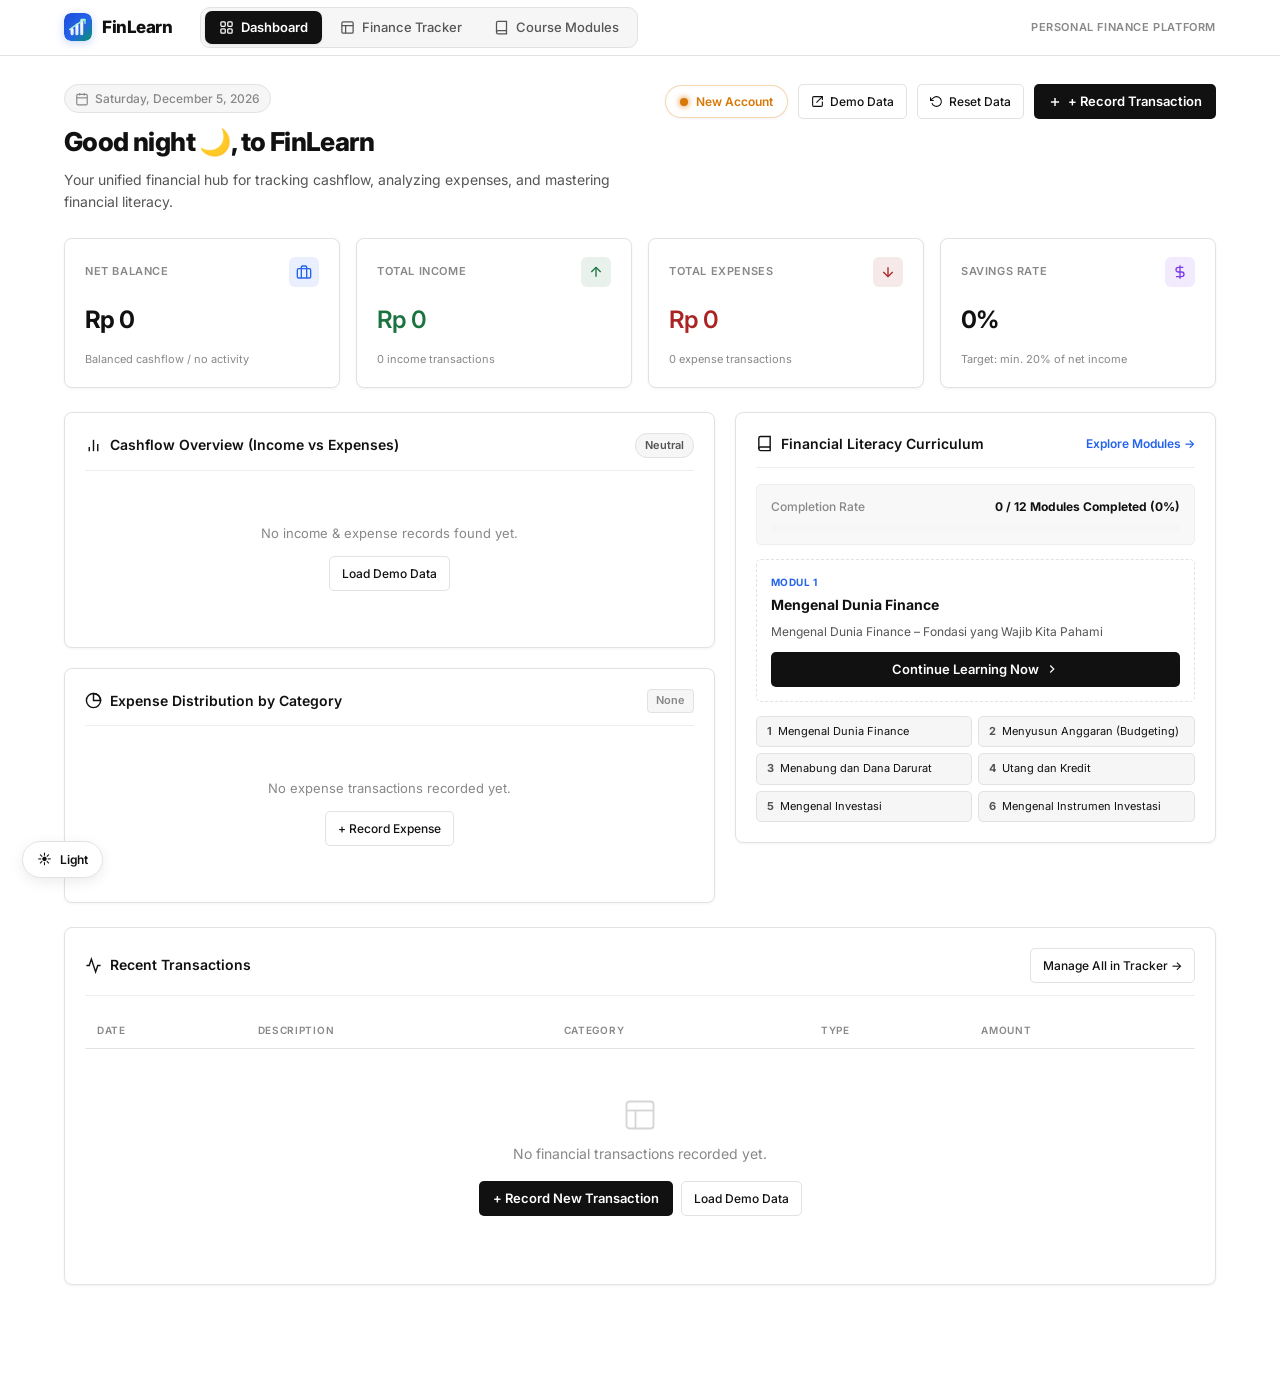
<file: index.html>
<!DOCTYPE html>
<html lang="en" data-theme="light">
<head>
  <meta charset="UTF-8" />
  <meta name="viewport" content="width=device-width, initial-scale=1.0" />
  <title>FinLearn — Personal Finance & Learning Dashboard</title>
  <link rel="icon" type="image/svg+xml" href="assets/favicon.svg" />
  <link rel="apple-touch-icon" href="assets/favicon.svg" />
  <link rel="preconnect" href="https://fonts.googleapis.com" />
  <link href="https://fonts.googleapis.com/css2?family=Inter:wght@300;400;500;600;700;800&display=swap" rel="stylesheet" />
  <link rel="stylesheet" href="css/style.css" />
</head>
<body data-page="dashboard">

  <!-- TOPBAR NAVBAR -->
  <header class="topbar">
    <div class="topbar-container">
      <div class="topbar-left">
        <a href="index.html" class="brand" title="FinLearn Home">
          <img src="assets/favicon.svg" alt="FinLearn Logo" class="brand-icon" />
          <span class="brand-name">FinLearn</span>
        </a>

        <!-- NAVBAR DIRECT ACCESS -->
        <nav class="navbar-nav">
          <a href="index.html" class="nav-link active" id="navDashboard">
            <svg width="15" height="15" viewBox="0 0 24 24" fill="none" stroke="currentColor" stroke-width="2">
              <rect x="3" y="3" width="7" height="7" rx="1.5"/>
              <rect x="14" y="3" width="7" height="7" rx="1.5"/>
              <rect x="14" y="14" width="7" height="7" rx="1.5"/>
              <rect x="3" y="14" width="7" height="7" rx="1.5"/>
            </svg>
            <span class="nav-text">Dashboard</span>
          </a>
          <a href="keuangan.html" class="nav-link" id="navKeuangan">
            <svg width="15" height="15" viewBox="0 0 24 24" fill="none" stroke="currentColor" stroke-width="2">
              <rect x="3" y="3" width="18" height="18" rx="2"/>
              <line x1="3" y1="9" x2="21" y2="9"/>
              <line x1="9" y1="21" x2="9" y2="9"/>
            </svg>
            <span class="nav-text">Finance Tracker</span>
          </a>
          <a href="materi.html" class="nav-link" id="navMateri">
            <svg width="15" height="15" viewBox="0 0 24 24" fill="none" stroke="currentColor" stroke-width="2">
              <path d="M4 19.5A2.5 2.5 0 0 1 6.5 17H20"/>
              <path d="M6.5 2H20v20H6.5A2.5 2.5 0 0 1 4 19.5v-15A2.5 2.5 0 0 1 6.5 2z"/>
            </svg>
            <span class="nav-text">Course Modules</span>
          </a>
        </nav>
      </div>

      <div class="topbar-right">
        <span class="topbar-tagline">Personal Finance Platform</span>
      </div>
    </div>
  </header>

  <!-- DASHBOARD CONTAINER -->
  <main class="dashboard-container">

    <!-- WELCOME / HERO HEADER -->
    <header class="dash-welcome-header">
      <div class="dash-welcome-text">
        <div class="dash-date-badge" id="dashDateBadge">
          <svg width="14" height="14" viewBox="0 0 24 24" fill="none" stroke="currentColor" stroke-width="2">
            <rect x="3" y="4" width="18" height="18" rx="2" ry="2"/>
            <line x1="16" y1="2" x2="16" y2="6"/>
            <line x1="8" y1="2" x2="8" y2="6"/>
            <line x1="3" y1="10" x2="21" y2="10"/>
          </svg>
          <span id="currentDateStr">-</span>
        </div>
        <h1 id="dashGreeting">Welcome to FinLearn</h1>
        <p>Your unified financial hub for tracking cashflow, analyzing expenses, and mastering financial literacy.</p>
      </div>

      <div class="dash-welcome-actions">
        <div class="health-chip" id="healthChip">
          <span class="health-dot"></span>
          <span id="healthChipText">Stable Cashflow</span>
        </div>

        <button class="btn-outline-sm" id="btnSampleData" onclick="handleLoadSampleData()" title="Load realistic demo transactions to explore charts and insights">
          <svg width="13" height="13" viewBox="0 0 24 24" fill="none" stroke="currentColor" stroke-width="2">
            <path d="M21 12v7a2 2 0 0 1-2 2H5a2 2 0 0 1-2-2V5a2 2 0 0 1 2-2h11"/>
            <polyline points="15 3 21 3 21 9"/>
            <line x1="10" y1="14" x2="21" y2="3"/>
          </svg>
          Demo Data
        </button>

        <button class="btn-outline-sm btn-reset-data" id="btnResetData" onclick="handleResetData()" title="Reset data to a clean slate">
          <svg width="13" height="13" viewBox="0 0 24 24" fill="none" stroke="currentColor" stroke-width="2">
            <polyline points="1 4 1 10 7 10"/>
            <path d="M3.51 15a9 9 0 1 0 2.13-9.36L1 10"/>
          </svg>
          Reset Data
        </button>

        <a href="keuangan.html" class="btn-primary-sm">
          <svg width="14" height="14" viewBox="0 0 24 24" fill="none" stroke="currentColor" stroke-width="2.5">
            <line x1="12" y1="5" x2="12" y2="19"/>
            <line x1="5" y1="12" x2="19" y2="12"/>
          </svg>
          + Record Transaction
        </a>
      </div>
    </header>

    <!-- 4 STAT CARDS GRID -->
    <section class="dash-stats-grid">
      <div class="stat-card balance">
        <div class="stat-card-header">
          <span class="stat-label">Net Balance</span>
          <div class="stat-icon-wrap icon-balance">
            <svg width="16" height="16" viewBox="0 0 24 24" fill="none" stroke="currentColor" stroke-width="2">
              <rect x="2" y="7" width="20" height="14" rx="2" ry="2"/>
              <path d="M16 21V5a2 2 0 0 0-2-2h-4a2 2 0 0 0-2 2v16"/>
            </svg>
          </div>
        </div>
        <div class="stat-amount" id="dashStatBalance">Rp 0</div>
        <div class="stat-footer-text" id="dashStatBalanceSub">Ready for allocation</div>
      </div>

      <div class="stat-card income">
        <div class="stat-card-header">
          <span class="stat-label">Total Income</span>
          <div class="stat-icon-wrap icon-income">
            <svg width="16" height="16" viewBox="0 0 24 24" fill="none" stroke="currentColor" stroke-width="2">
              <line x1="12" y1="19" x2="12" y2="5"/>
              <polyline points="5 12 12 5 19 12"/>
            </svg>
          </div>
        </div>
        <div class="stat-amount amount-income" id="dashStatIncome">Rp 0</div>
        <div class="stat-footer-text" id="dashStatIncomeCount">0 income transactions</div>
      </div>

      <div class="stat-card expense">
        <div class="stat-card-header">
          <span class="stat-label">Total Expenses</span>
          <div class="stat-icon-wrap icon-expense">
            <svg width="16" height="16" viewBox="0 0 24 24" fill="none" stroke="currentColor" stroke-width="2">
              <line x1="12" y1="5" x2="12" y2="19"/>
              <polyline points="19 12 12 19 5 12"/>
            </svg>
          </div>
        </div>
        <div class="stat-amount amount-expense" id="dashStatExpense">Rp 0</div>
        <div class="stat-footer-text" id="dashStatExpenseCount">0 expense transactions</div>
      </div>

      <div class="stat-card savings">
        <div class="stat-card-header">
          <span class="stat-label">Savings Rate</span>
          <div class="stat-icon-wrap icon-savings">
            <svg width="16" height="16" viewBox="0 0 24 24" fill="none" stroke="currentColor" stroke-width="2">
              <path d="M12 2v20M17 5H9.5a3.5 3.5 0 0 0 0 7h5a3.5 3.5 0 0 1 0 7H6"/>
            </svg>
          </div>
        </div>
        <div class="stat-amount" id="dashStatSavings">0%</div>
        <div class="stat-footer-text" id="dashStatSavingsSub">Target: min. 20%</div>
      </div>
    </section>

    <!-- MAIN TWO-COLUMN DASHBOARD LAYOUT -->
    <div class="dash-columns-grid">

      <!-- LEFT COLUMN: VISUAL CHARTS -->
      <div class="dash-col-left">

        <!-- CASHFLOW COMPARISON BAR CHART CARD -->
        <section class="dash-card">
          <div class="dash-card-header">
            <div class="dash-card-title">
              <svg width="17" height="17" viewBox="0 0 24 24" fill="none" stroke="currentColor" stroke-width="2">
                <line x1="18" y1="20" x2="18" y2="10"/>
                <line x1="12" y1="20" x2="12" y2="4"/>
                <line x1="6" y1="20" x2="6" y2="14"/>
              </svg>
              <span>Cashflow Overview (Income vs Expenses)</span>
            </div>
            <span class="badge-pill" id="cashflowStatusBadge">Net Surplus</span>
          </div>

          <div class="dash-card-body">
            <div id="cashflowChartContainer" class="cashflow-chart-container">
              <!-- Rendered dynamically by JS -->
            </div>
          </div>
        </section>

        <!-- CATEGORY EXPENSES BREAKDOWN CARD -->
        <section class="dash-card">
          <div class="dash-card-header">
            <div class="dash-card-title">
              <svg width="17" height="17" viewBox="0 0 24 24" fill="none" stroke="currentColor" stroke-width="2">
                <circle cx="12" cy="12" r="10"/>
                <path d="M12 2a10 10 0 0 1 10 10h-10z"/>
              </svg>
              <span>Expense Distribution by Category</span>
            </div>
            <span class="sub-badge" id="topCategoryBadge">-</span>
          </div>

          <div class="dash-card-body">
            <div id="categoryBreakdownContainer" class="category-breakdown-wrapper">
              <!-- Rendered dynamically by JS -->
            </div>
          </div>
        </section>

      </div>

      <!-- RIGHT COLUMN: LEARNING MODULES & FINANCIAL INSIGHT -->
      <div class="dash-col-right">

        <!-- COURSE PROGRESS WIDGET -->
        <section class="dash-card">
          <div class="dash-card-header">
            <div class="dash-card-title">
              <svg width="17" height="17" viewBox="0 0 24 24" fill="none" stroke="currentColor" stroke-width="2">
                <path d="M4 19.5A2.5 2.5 0 0 1 6.5 17H20"/>
                <path d="M6.5 2H20v20H6.5A2.5 2.5 0 0 1 4 19.5v-15A2.5 2.5 0 0 1 6.5 2z"/>
              </svg>
              <span>Financial Literacy Curriculum</span>
            </div>
            <a href="materi.html" class="card-link">Explore Modules →</a>
          </div>

          <div class="dash-card-body">
            <div class="learning-progress-box">
              <div class="learning-progress-top">
                <span class="learning-stat-title">Completion Rate</span>
                <span class="learning-stat-val" id="dashLearnProgressText">0 / 12 Modules (0%)</span>
              </div>
              <div class="progress-bar-bg">
                <div class="progress-bar-fill" id="dashLearnProgressBar" style="width: 0%;"></div>
              </div>
            </div>

            <!-- NEXT RECOMMENDED MODULE BOX -->
            <div class="next-mod-preview" id="dashNextModuleBox">
              <div class="next-mod-tag" id="dashNextModTag">MODULE 1</div>
              <h3 class="next-mod-title" id="dashNextModTitle">Introduction to Finance</h3>
              <p class="next-mod-desc" id="dashNextModDesc">Learn the critical foundations of cash inflows, assets vs liabilities, and sound financial decision making.</p>
              <a href="materi.html" id="dashBtnContinueLearn" class="btn-primary-sm full-w">
                Continue Learning Now
                <svg width="14" height="14" viewBox="0 0 24 24" fill="none" stroke="currentColor" stroke-width="2">
                  <polyline points="9 18 15 12 9 6"/>
                </svg>
              </a>
            </div>

            <!-- MINI MODULES ROADMAP -->
            <div class="mod-quick-roadmap" id="dashModQuickRoadmap">
              <!-- Rendered by JS -->
            </div>
          </div>
        </section>

      </div>

    </div>

    <!-- RECENT TRANSACTIONS TABLE SECTION -->
    <section class="dash-card recent-tx-section">
      <div class="dash-card-header">
        <div class="dash-card-title">
          <svg width="17" height="17" viewBox="0 0 24 24" fill="none" stroke="currentColor" stroke-width="2">
            <polyline points="22 12 18 12 15 21 9 3 6 12 2 12"/>
          </svg>
          <span>Recent Transactions</span>
        </div>
        <div class="dash-header-right">
          <a href="keuangan.html" class="btn-outline-sm">Manage All in Tracker →</a>
        </div>
      </div>

      <div class="table-responsive">
        <table class="data-table">
          <thead>
            <tr>
              <th>Date</th>
              <th>Description</th>
              <th>Category</th>
              <th>Type</th>
              <th>Amount</th>
            </tr>
          </thead>
          <tbody id="dashTxTableBody">
            <!-- Rendered by JS -->
          </tbody>
        </table>

        <div class="table-empty-state" id="dashTableEmptyState" style="display: none;">
          <svg width="36" height="36" viewBox="0 0 24 24" fill="none" stroke="currentColor" stroke-width="1.2">
            <rect x="3" y="3" width="18" height="18" rx="2"/>
            <line x1="3" y1="9" x2="21" y2="9"/>
            <line x1="9" y1="21" x2="9" y2="9"/>
          </svg>
          <p>No financial transactions recorded yet.</p>
          <div class="empty-btn-group">
            <a href="keuangan.html" class="btn-primary-sm">+ Record New Transaction</a>
            <button class="btn-outline-sm" onclick="handleLoadSampleData()">Load Demo Data</button>
          </div>
        </div>
      </div>
    </section>

  </main>

  <!-- FLOATING THEME TOGGLE (BOTTOM-LEFT) -->
  <button class="floating-theme-toggle" id="floatingThemeToggle" onclick="toggleTheme()" title="Switch Light/Dark Mode" aria-label="Toggle Theme">
    <span class="theme-icon" id="themeIcon">☀️</span>
    <span class="theme-label" id="themeLabel">Light</span>
  </button>

  <!-- SCRIPTS -->
  <script src="js/materi_data.js"></script>
  <script src="js/app.js"></script>
</body>
</html>
</file>
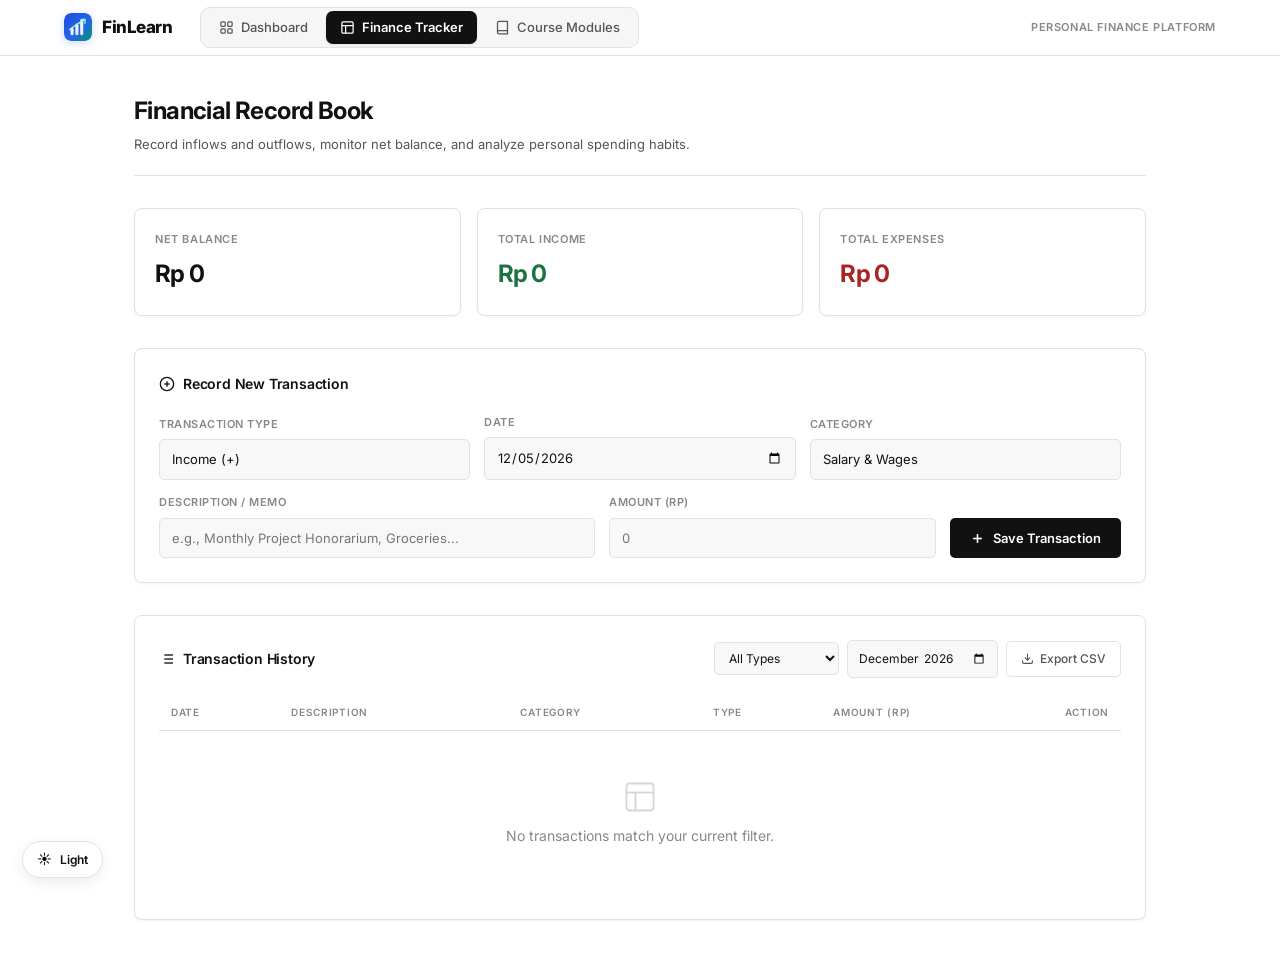
<file: keuangan.html>
<!DOCTYPE html>
<html lang="en" data-theme="light">
<head>
  <meta charset="UTF-8" />
  <meta name="viewport" content="width=device-width, initial-scale=1.0" />
  <title>FinLearn — Finance Tracker & Cashflow Book</title>
  <link rel="icon" type="image/svg+xml" href="assets/favicon.svg" />
  <link rel="apple-touch-icon" href="assets/favicon.svg" />
  <link rel="preconnect" href="https://fonts.googleapis.com" />
  <link href="https://fonts.googleapis.com/css2?family=Inter:wght@300;400;500;600;700;800&display=swap" rel="stylesheet" />
  <link rel="stylesheet" href="css/style.css" />
</head>
<body data-page="keuangan">

  <!-- TOPBAR NAVBAR -->
  <header class="topbar">
    <div class="topbar-container">
      <div class="topbar-left">
        <a href="index.html" class="brand" title="FinLearn Home">
          <img src="assets/favicon.svg" alt="FinLearn Logo" class="brand-icon" />
          <span class="brand-name">FinLearn</span>
        </a>

        <!-- NAVBAR DIRECT ACCESS -->
        <nav class="navbar-nav">
          <a href="index.html" class="nav-link" id="navDashboard">
            <svg width="15" height="15" viewBox="0 0 24 24" fill="none" stroke="currentColor" stroke-width="2">
              <rect x="3" y="3" width="7" height="7" rx="1.5"/>
              <rect x="14" y="3" width="7" height="7" rx="1.5"/>
              <rect x="14" y="14" width="7" height="7" rx="1.5"/>
              <rect x="3" y="14" width="7" height="7" rx="1.5"/>
            </svg>
            <span class="nav-text">Dashboard</span>
          </a>
          <a href="keuangan.html" class="nav-link active" id="navKeuangan">
            <svg width="15" height="15" viewBox="0 0 24 24" fill="none" stroke="currentColor" stroke-width="2">
              <rect x="3" y="3" width="18" height="18" rx="2"/>
              <line x1="3" y1="9" x2="21" y2="9"/>
              <line x1="9" y1="21" x2="9" y2="9"/>
            </svg>
            <span class="nav-text">Finance Tracker</span>
          </a>
          <a href="materi.html" class="nav-link" id="navMateri">
            <svg width="15" height="15" viewBox="0 0 24 24" fill="none" stroke="currentColor" stroke-width="2">
              <path d="M4 19.5A2.5 2.5 0 0 1 6.5 17H20"/>
              <path d="M6.5 2H20v20H6.5A2.5 2.5 0 0 1 4 19.5v-15A2.5 2.5 0 0 1 6.5 2z"/>
            </svg>
            <span class="nav-text">Course Modules</span>
          </a>
        </nav>
      </div>

      <div class="topbar-right">
        <span class="topbar-tagline">Personal Finance Platform</span>
      </div>
    </div>
  </header>

  <!-- FINANCE CONTAINER -->
  <main class="keuangan-container">

    <!-- PAGE HEADER -->
    <header class="page-header-keuangan">
      <div class="page-header-title">
        <h1>Financial Record Book</h1>
        <p>Record inflows and outflows, monitor net balance, and analyze personal spending habits.</p>
      </div>
    </header>

    <!-- 3 STAT CARDS -->
    <section class="summary-cards-grid">
      <div class="stat-card balance">
        <span class="stat-label">Net Balance</span>
        <span class="stat-amount" id="statBalance">Rp 0</span>
      </div>
      <div class="stat-card income">
        <span class="stat-label">Total Income</span>
        <span class="stat-amount" id="statIncome">Rp 0</span>
      </div>
      <div class="stat-card expense">
        <span class="stat-label">Total Expenses</span>
        <span class="stat-amount" id="statExpense">Rp 0</span>
      </div>
    </section>

    <!-- INPUT TRANSACTION FORM -->
    <section class="card-section">
      <h2 class="card-title">
        <svg width="16" height="16" viewBox="0 0 24 24" fill="none" stroke="currentColor" stroke-width="2"><circle cx="12" cy="12" r="10"/><line x1="12" y1="8" x2="12" y2="16"/><line x1="8" y1="12" x2="16" y2="12"/></svg>
        Record New Transaction
      </h2>

      <div class="form-grid">
        <div class="form-row">
          <div class="form-field">
            <label for="inputTxType">Transaction Type</label>
            <select id="inputTxType">
              <option value="income">Income (+)</option>
              <option value="expense">Expense (−)</option>
            </select>
          </div>

          <div class="form-field">
            <label for="inputTxDate">Date</label>
            <input type="date" id="inputTxDate" />
          </div>

          <div class="form-field">
            <label for="inputTxCategory">Category</label>
            <select id="inputTxCategory">
              <option value="Salary & Wages">Salary & Wages</option>
              <option value="Business & Freelance">Business & Freelance</option>
              <option value="Investments">Investments</option>
              <option value="Food & Dining">Food & Dining</option>
              <option value="Transportation">Transportation</option>
              <option value="Bills & Utilities">Bills & Utilities</option>
              <option value="Housing & Supplies">Housing & Supplies</option>
              <option value="Entertainment & Leisure">Entertainment & Leisure</option>
              <option value="Healthcare">Healthcare</option>
              <option value="Other">Other</option>
            </select>
          </div>
        </div>

        <div class="form-row">
          <div class="form-field flex-2">
            <label for="inputTxDesc">Description / Memo</label>
            <input type="text" id="inputTxDesc" placeholder="e.g., Monthly Project Honorarium, Groceries..." />
          </div>

          <div class="form-field flex-1-5">
            <label for="inputTxAmount">Amount (Rp)</label>
            <input type="text" inputmode="numeric" id="inputTxAmount" placeholder="0" autocomplete="off" />
          </div>

          <button class="btn-primary" onclick="handleAddTransaction()">
            <svg width="15" height="15" viewBox="0 0 24 24" fill="none" stroke="currentColor" stroke-width="2.5"><line x1="12" y1="5" x2="12" y2="19"/><line x1="5" y1="12" x2="19" y2="12"/></svg>
            Save Transaction
          </button>
        </div>
      </div>
    </section>

    <!-- TRANSACTION HISTORY TABLE -->
    <section class="card-section">
      <div class="table-header-bar">
        <h2 class="card-title">
          <svg width="16" height="16" viewBox="0 0 24 24" fill="none" stroke="currentColor" stroke-width="2"><line x1="8" y1="6" x2="21" y2="6"/><line x1="8" y1="12" x2="21" y2="12"/><line x1="8" y1="18" x2="21" y2="18"/><line x1="3" y1="6" x2="3.01" y2="6"/><line x1="3" y1="12" x2="3.01" y2="12"/><line x1="3" y1="18" x2="3.01" y2="18"/></svg>
          Transaction History
        </h2>

        <div class="filter-actions">
          <select id="filterType" onchange="renderTransactionsList()">
            <option value="all">All Types</option>
            <option value="income">Income Only</option>
            <option value="expense">Expenses Only</option>
          </select>

          <input type="month" id="filterMonth" onchange="renderTransactionsList()" />

          <button class="btn-outline" onclick="handleExportCSV()" title="Export Records to CSV File">
            <svg width="13" height="13" viewBox="0 0 24 24" fill="none" stroke="currentColor" stroke-width="2"><path d="M21 15v4a2 2 0 0 1-2 2H5a2 2 0 0 1-2-2v-4"/><polyline points="7 10 12 15 17 10"/><line x1="12" y1="15" x2="12" y2="3"/></svg>
            Export CSV
          </button>
        </div>
      </div>

      <div class="table-responsive">
        <table class="data-table">
          <thead>
            <tr>
              <th>Date</th>
              <th>Description</th>
              <th>Category</th>
              <th>Type</th>
              <th>Amount (Rp)</th>
              <th style="width: 44px; text-align: center;">Action</th>
            </tr>
          </thead>
          <tbody id="txTableBody">
            <!-- Rendered by JS -->
          </tbody>
        </table>

        <div class="table-empty-state" id="tableEmptyState" style="display: none;">
          <svg width="36" height="36" viewBox="0 0 24 24" fill="none" stroke="currentColor" stroke-width="1.2"><rect x="3" y="3" width="18" height="18" rx="2"/><line x1="3" y1="9" x2="21" y2="9"/><line x1="9" y1="21" x2="9" y2="9"/></svg>
          <p>No transactions match your current filter.</p>
        </div>
      </div>
    </section>

  </main>

  <!-- FLOATING THEME TOGGLE (BOTTOM-LEFT) -->
  <button class="floating-theme-toggle" id="floatingThemeToggle" onclick="toggleTheme()" title="Switch Light/Dark Mode" aria-label="Toggle Theme">
    <span class="theme-icon" id="themeIcon">☀️</span>
    <span class="theme-label" id="themeLabel">Light</span>
  </button>

  <script src="js/app.js"></script>
</body>
</html>
</file>
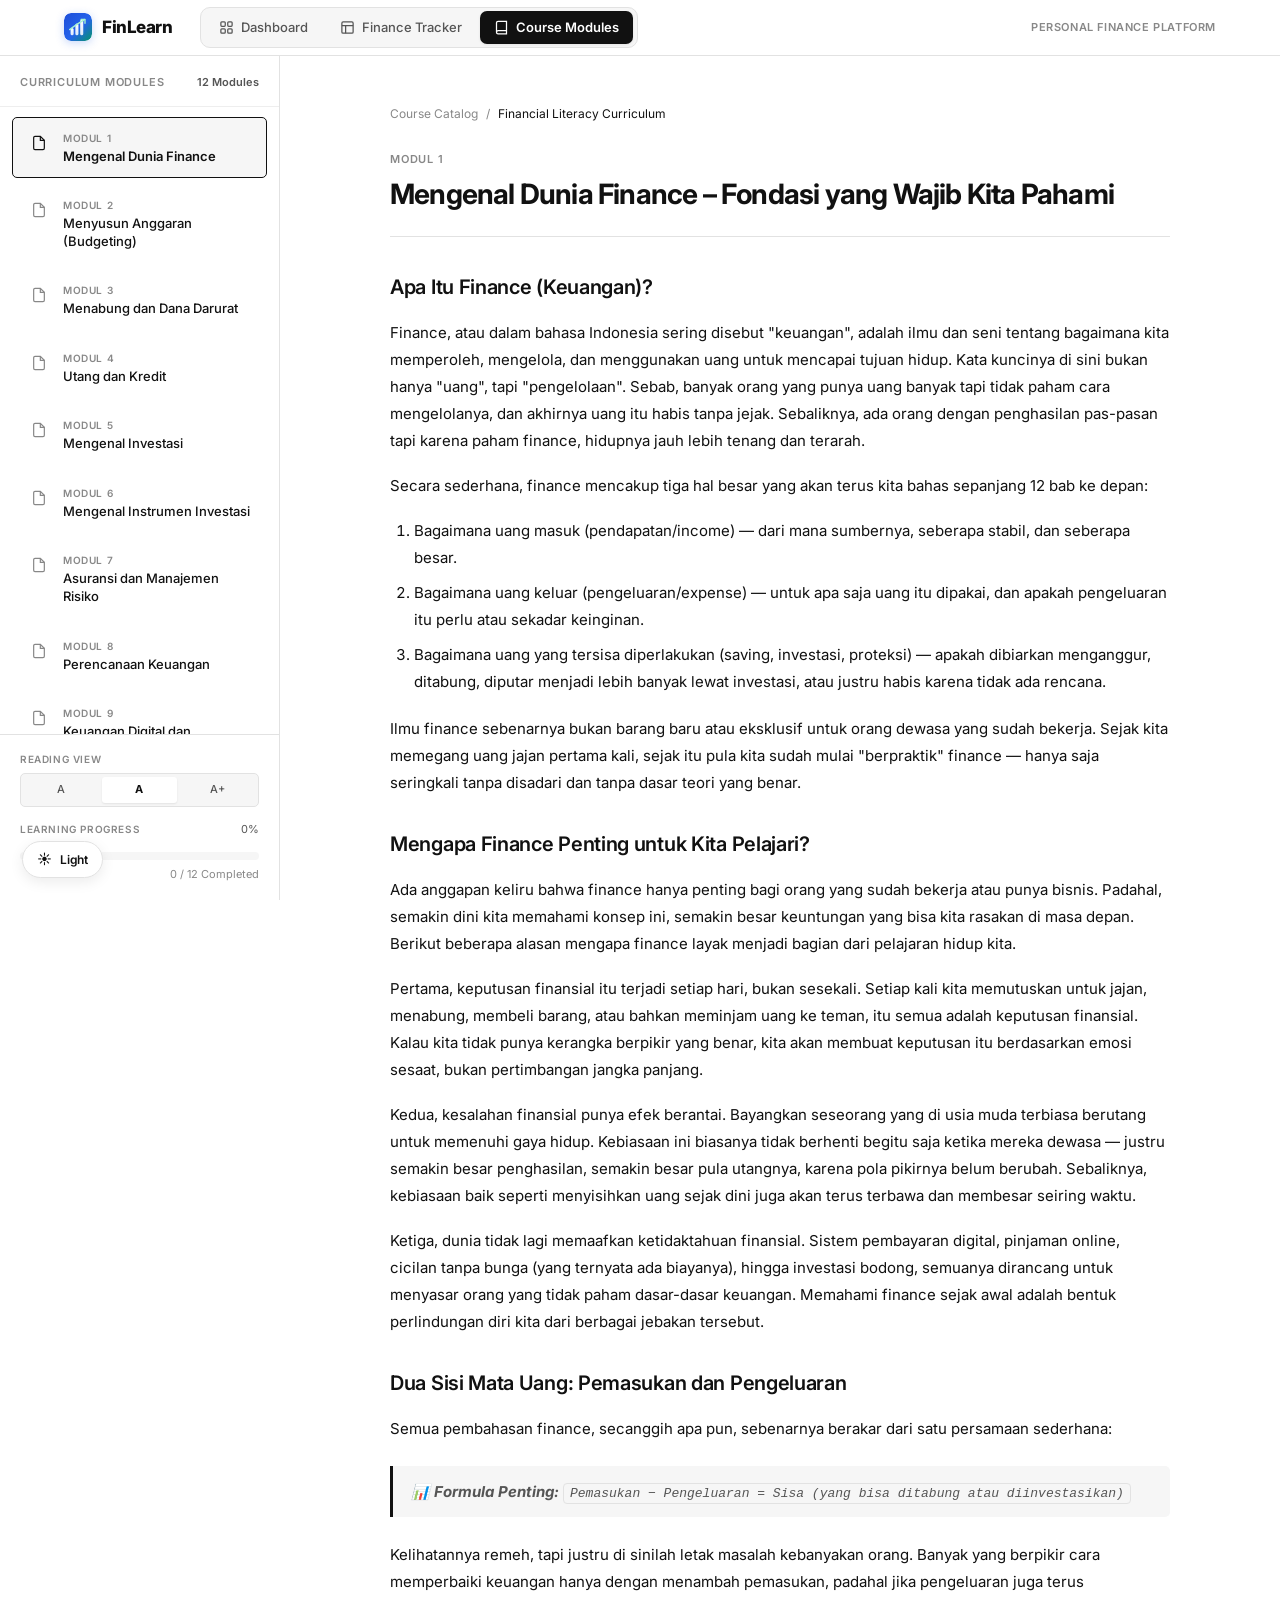
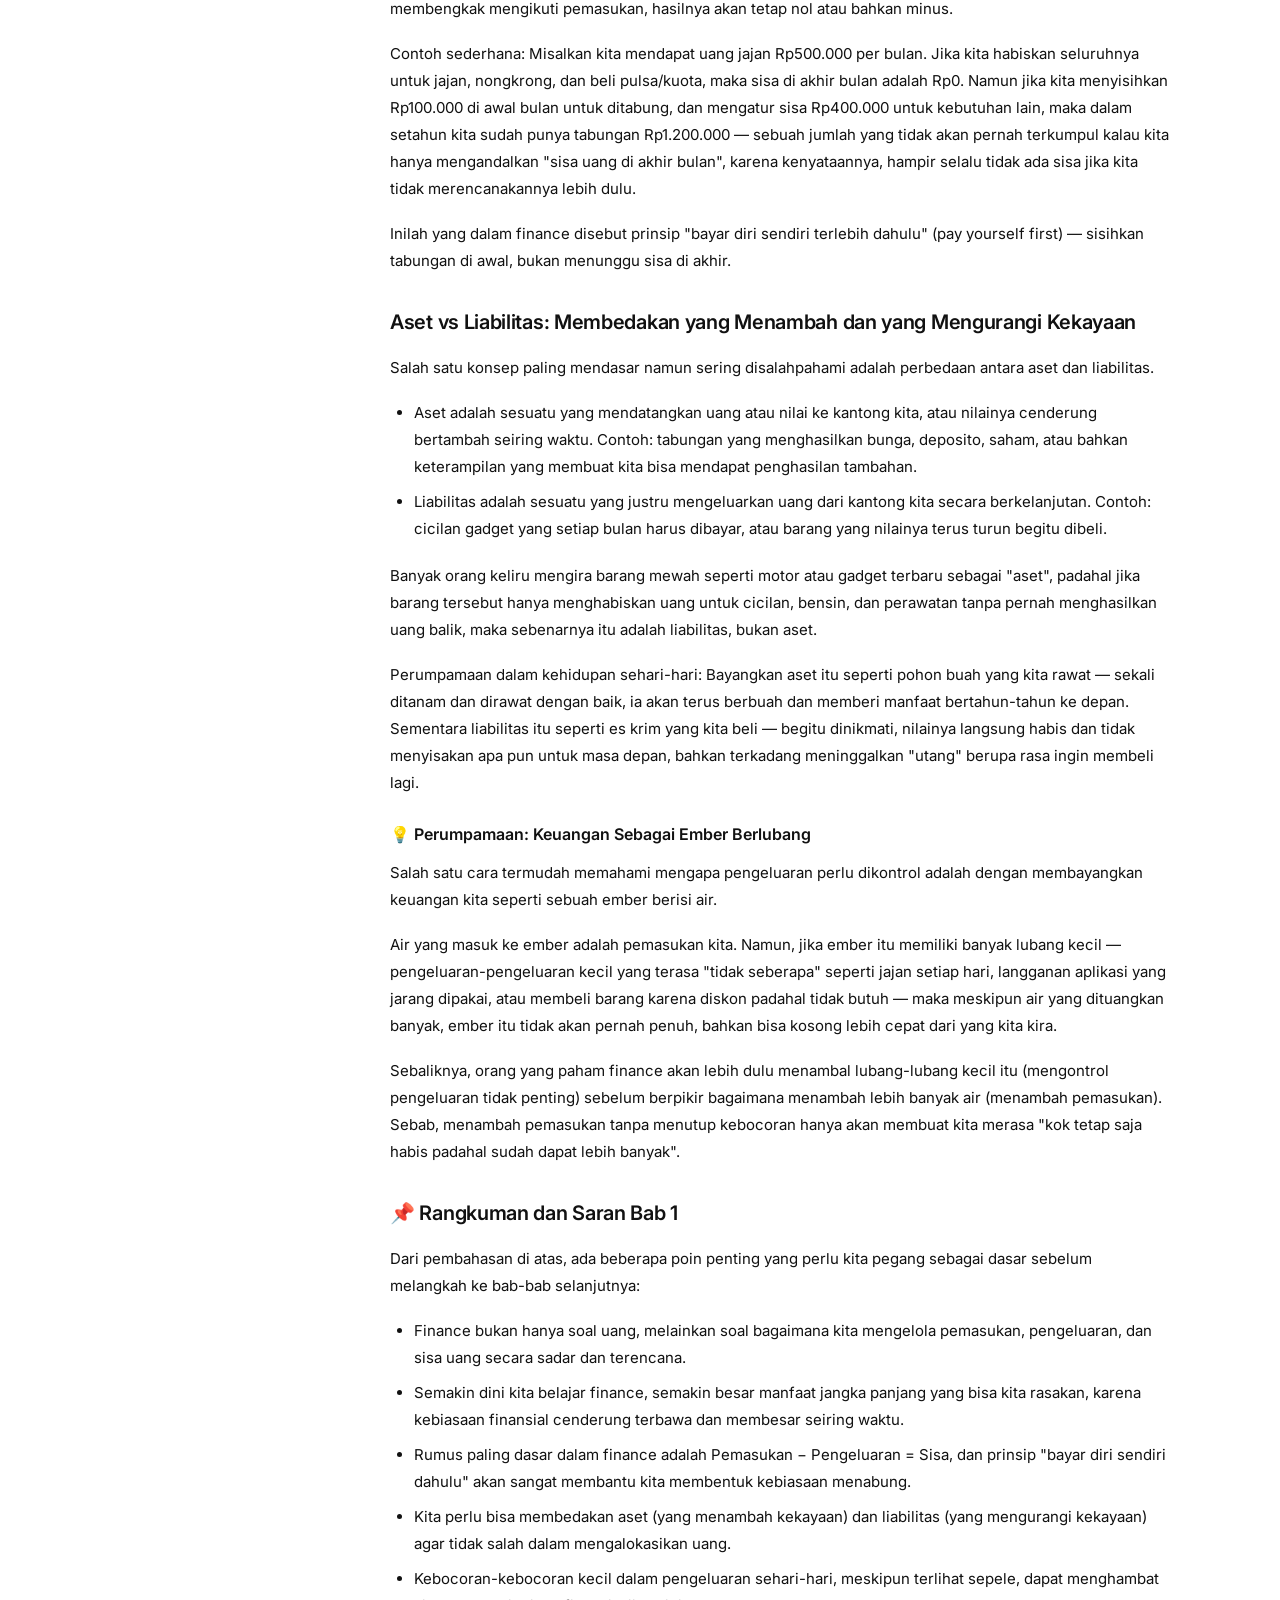
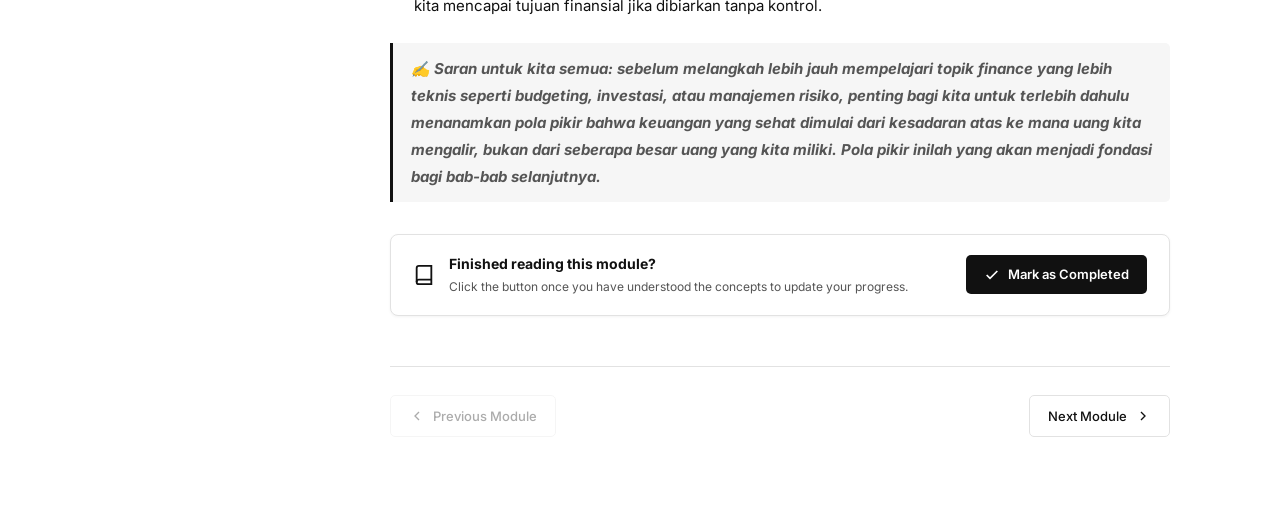
<file: materi.html>
<!DOCTYPE html>
<html lang="en" data-theme="light">
<head>
  <meta charset="UTF-8" />
  <meta name="viewport" content="width=device-width, initial-scale=1.0" />
  <title>FinLearn — Financial Literacy & Accounting Course</title>
  <link rel="icon" type="image/svg+xml" href="assets/favicon.svg" />
  <link rel="apple-touch-icon" href="assets/favicon.svg" />
  <link rel="preconnect" href="https://fonts.googleapis.com" />
  <link href="https://fonts.googleapis.com/css2?family=Inter:wght@300;400;500;600;700;800&display=swap" rel="stylesheet" />
  <link rel="stylesheet" href="css/style.css" />
</head>
<body data-page="materi">

  <!-- TOPBAR NAVBAR -->
  <header class="topbar">
    <div class="topbar-container">
      <div class="topbar-left">
        <a href="index.html" class="brand" title="FinLearn Home">
          <img src="assets/favicon.svg" alt="FinLearn Logo" class="brand-icon" />
          <span class="brand-name">FinLearn</span>
        </a>

        <!-- NAVBAR DIRECT ACCESS -->
        <nav class="navbar-nav">
          <a href="index.html" class="nav-link" id="navDashboard">
            <svg width="15" height="15" viewBox="0 0 24 24" fill="none" stroke="currentColor" stroke-width="2">
              <rect x="3" y="3" width="7" height="7" rx="1.5"/>
              <rect x="14" y="3" width="7" height="7" rx="1.5"/>
              <rect x="14" y="14" width="7" height="7" rx="1.5"/>
              <rect x="3" y="14" width="7" height="7" rx="1.5"/>
            </svg>
            <span class="nav-text">Dashboard</span>
          </a>
          <a href="keuangan.html" class="nav-link" id="navKeuangan">
            <svg width="15" height="15" viewBox="0 0 24 24" fill="none" stroke="currentColor" stroke-width="2">
              <rect x="3" y="3" width="18" height="18" rx="2"/>
              <line x1="3" y1="9" x2="21" y2="9"/>
              <line x1="9" y1="21" x2="9" y2="9"/>
            </svg>
            <span class="nav-text">Finance Tracker</span>
          </a>
          <a href="materi.html" class="nav-link active" id="navMateri">
            <svg width="15" height="15" viewBox="0 0 24 24" fill="none" stroke="currentColor" stroke-width="2">
              <path d="M4 19.5A2.5 2.5 0 0 1 6.5 17H20"/>
              <path d="M6.5 2H20v20H6.5A2.5 2.5 0 0 1 4 19.5v-15A2.5 2.5 0 0 1 6.5 2z"/>
            </svg>
            <span class="nav-text">Course Modules</span>
          </a>
        </nav>
      </div>

      <div class="topbar-right">
        <span class="topbar-tagline">Personal Finance Platform</span>
      </div>
    </div>
  </header>

  <!-- MATERI FULL PAGE -->
  <div class="materi-page-wrapper">
    <!-- LEFT SIDEBAR -->
    <aside class="materi-sidebar">
      <div class="sidebar-header">
        <span class="sidebar-title">Curriculum Modules</span>
        <span class="module-counter" id="moduleCounter">12 Modules</span>
      </div>

      <nav class="sidebar-scrollable" id="moduleList">
        <!-- Module items rendered by JS -->
      </nav>

      <div class="sidebar-footer">
        <!-- Reading View Font Size Controls -->
        <div class="font-size-control">
          <span class="control-label">Reading View</span>
          <div class="font-size-btn-group">
            <button class="font-size-btn" onclick="setFontSize('small')">A</button>
            <button class="font-size-btn active" onclick="setFontSize('standard')">A</button>
            <button class="font-size-btn" onclick="setFontSize('large')">A+</button>
          </div>
        </div>

        <!-- Learning Progress -->
        <div class="progress-widget">
          <div class="progress-header">
            <span class="control-label">Learning Progress</span>
            <span id="progressPercent">0%</span>
          </div>
          <div class="progress-bar-bg">
            <div class="progress-bar-fill" id="progressBar" style="width: 0%"></div>
          </div>
          <div style="font-size: 11px; color: var(--text-muted); text-align: right;" id="progressSummary">
            0 / 12 Completed
          </div>
        </div>
      </div>
    </aside>

    <!-- RIGHT MAIN CONTENT (FULL PAGE READER) -->
    <main class="materi-content-area" id="materiMain">
      <div class="course-breadcrumb">
        <span>Course Catalog</span>
        <span>/</span>
        <span style="color: var(--text)">Financial Literacy Curriculum</span>
      </div>

      <header class="module-header">
        <span class="module-header-tag" id="currentModuleTag">MODULE 1</span>
        <h1 class="module-header-title" id="currentModuleTitle">Introduction to Finance</h1>
      </header>

      <!-- ARTICLE READER -->
      <article class="article-reader text-standard" id="articleBody">
        <!-- Content will be injected here (parsed Markdown layout) -->
      </article>

      <!-- MODULE COMPLETION ACTION CARD -->
      <div class="module-completion-card" id="moduleCompletionCard">
        <div class="completion-info">
          <div class="completion-icon" id="completionStatusIcon">
            <svg width="22" height="22" viewBox="0 0 24 24" fill="none" stroke="currentColor" stroke-width="2">
              <path d="M4 19.5A2.5 2.5 0 0 1 6.5 17H20"/>
              <path d="M6.5 2H20v20H6.5A2.5 2.5 0 0 1 4 19.5v-15A2.5 2.5 0 0 1 6.5 2z"/>
            </svg>
          </div>
          <div>
            <h4 id="completionStatusTitle">Finished reading this module?</h4>
            <p id="completionStatusSub">Click the button once you have understood the concepts to update your progress.</p>
          </div>
        </div>
        <button class="btn-complete-module" id="btnToggleComplete" onclick="toggleCurrentModuleComplete()">
          <svg width="16" height="16" viewBox="0 0 24 24" fill="none" stroke="currentColor" stroke-width="2.5">
            <polyline points="20 6 9 17 4 12"/>
          </svg>
          <span id="btnToggleCompleteText">Mark as Completed</span>
        </button>
      </div>

      <!-- NAVIGATION PREV / NEXT -->
      <nav class="module-navigation">
        <button class="btn-nav-step" id="btnPrevMod" onclick="changeModule(-1)">
          <svg width="16" height="16" viewBox="0 0 24 24" fill="none" stroke="currentColor" stroke-width="2"><polyline points="15 18 9 12 15 6"/></svg>
          Previous Module
        </button>
        <button class="btn-nav-step" id="btnNextMod" onclick="changeModule(1)">
          Next Module
          <svg width="16" height="16" viewBox="0 0 24 24" fill="none" stroke="currentColor" stroke-width="2"><polyline points="9 18 15 12 9 6"/></svg>
        </button>
      </nav>
    </main>
  </div>

  <!-- FLOATING THEME TOGGLE (BOTTOM-LEFT) -->
  <button class="floating-theme-toggle" id="floatingThemeToggle" onclick="toggleTheme()" title="Switch Light/Dark Mode" aria-label="Toggle Theme">
    <span class="theme-icon" id="themeIcon">☀️</span>
    <span class="theme-label" id="themeLabel">Light</span>
  </button>

  <!-- FLOATING SCROLL TOP -->
  <button class="btn-floating-top" id="btnScrollTop" onclick="scrollToTop()" title="Back to top">
    <svg width="18" height="18" viewBox="0 0 24 24" fill="none" stroke="currentColor" stroke-width="2.5"><polyline points="18 15 12 9 6 15"/></svg>
  </button>

  <script src="js/materi_data.js"></script>
  <script src="js/app.js"></script>
</body>
</html>
</file>
<file: css/style.css>
/* ===== DESIGN TOKENS (MINIMALIST MONOCHROME) ===== */
:root {
  --bg: #ffffff;
  --bg-secondary: #f6f6f6;
  --bg-card: #ffffff;
  --bg-input: #f8f8f8;
  --border: #e2e2e2;
  --border-soft: #eeeeee;
  --text: #111111;
  --text-secondary: #555555;
  --text-muted: #888888;
  --accent: #111111;
  --accent-inverse: #ffffff;
  --nav-active-bg: #111111;
  --nav-active-text: #ffffff;
  --income: #1b7340;
  --income-bg: rgba(27, 115, 64, 0.1);
  --expense: #aa2424;
  --expense-bg: rgba(170, 36, 36, 0.1);
  --shadow: 0 1px 3px rgba(0,0,0,0.05);
  --shadow-md: 0 4px 14px rgba(0,0,0,0.07);
  --radius: 8px;
  --radius-sm: 5px;
  --topbar-h: 56px;
  --sidebar-w: 280px;
}

[data-theme="dark"] {
  --bg: #0d0d0d;
  --bg-secondary: #171717;
  --bg-card: #141414;
  --bg-input: #1e1e1e;
  --border: #2a2a2a;
  --border-soft: #222222;
  --text: #f2f2f2;
  --text-secondary: #a0a0a0;
  --text-muted: #666666;
  --accent: #f2f2f2;
  --accent-inverse: #0d0d0d;
  --nav-active-bg: #f2f2f2;
  --nav-active-text: #0d0d0d;
  --income: #3cc779;
  --income-bg: rgba(60, 199, 121, 0.12);
  --expense: #e65a5a;
  --expense-bg: rgba(230, 90, 90, 0.12);
  --shadow: 0 1px 3px rgba(0,0,0,0.3);
  --shadow-md: 0 4px 14px rgba(0,0,0,0.4);
}

/* ===== BASE RESET ===== */
*, *::before, *::after { box-sizing: border-box; margin: 0; padding: 0; }
html {
  height: 100%;
  font-size: 14px;
}
body {
  min-height: 100%;
  font-family: 'Inter', -apple-system, BlinkMacSystemFont, "Segoe UI", Roboto, sans-serif;
  line-height: 1.6;
  background: var(--bg);
  color: var(--text);
  transition: background 0.15s ease, color 0.15s ease;
  -webkit-font-smoothing: antialiased;
}
a { color: inherit; text-decoration: none; }
button { cursor: pointer; border: none; background: none; font: inherit; color: inherit; }
input, select, textarea { font: inherit; color: inherit; }
svg { display: block; flex-shrink: 0; }

/* ===== NAVBAR (TOPBAR) ===== */
.topbar {
  position: sticky;
  top: 0;
  left: 0;
  right: 0;
  height: var(--topbar-h);
  background: var(--bg);
  border-bottom: 1px solid var(--border);
  z-index: 100;
  transition: background 0.15s ease, border-color 0.15s ease;
}

.topbar-container {
  max-width: 1200px;
  height: 100%;
  margin: 0 auto;
  display: flex;
  align-items: center;
  justify-content: space-between;
  padding: 0 24px;
}

.topbar-left {
  display: flex;
  align-items: center;
  gap: 28px;
}

.brand {
  display: flex;
  align-items: center;
  gap: 10px;
  font-weight: 700;
  font-size: 16px;
  letter-spacing: -0.4px;
  color: var(--text);
  text-decoration: none;
}

.brand-name {
  font-size: 17px;
  font-weight: 800;
  letter-spacing: -0.5px;
  color: var(--text);
}

.brand-icon {
  width: 28px;
  height: 28px;
  border-radius: 7px;
  display: block;
  flex-shrink: 0;
  box-shadow: 0 2px 8px rgba(37, 99, 235, 0.25);
  transition: transform 0.2s ease;
}

.brand:hover .brand-icon {
  transform: scale(1.08);
}

/* NAVBAR NAVIGATION BUTTONS */
.navbar-nav {
  display: flex;
  align-items: center;
  gap: 4px;
  background: var(--bg-secondary);
  padding: 3px 4px;
  border-radius: 10px;
  border: 1px solid var(--border);
}

.nav-link {
  display: inline-flex;
  align-items: center;
  gap: 7px;
  padding: 6px 14px;
  border-radius: 7px;
  font-size: 13px;
  font-weight: 500;
  color: var(--text-secondary);
  transition: all 0.15s ease;
  text-decoration: none;
}

.nav-link:hover {
  color: var(--text);
  background: rgba(0, 0, 0, 0.04);
}

[data-theme="dark"] .nav-link:hover {
  background: rgba(255, 255, 255, 0.06);
}

.nav-link.active {
  background: var(--nav-active-bg);
  color: var(--nav-active-text);
  font-weight: 600;
  box-shadow: 0 1px 3px rgba(0, 0, 0, 0.08);
}

.topbar-right {
  display: flex;
  align-items: center;
  gap: 12px;
}

.topbar-tagline {
  font-size: 11px;
  font-weight: 600;
  color: var(--text-muted);
  text-transform: uppercase;
  letter-spacing: 0.6px;
}

/* FLOATING THEME TOGGLE (BOTTOM-LEFT) */
.floating-theme-toggle {
  position: fixed;
  bottom: 22px;
  left: 22px;
  z-index: 999;
  display: inline-flex;
  align-items: center;
  gap: 8px;
  padding: 8px 14px;
  border-radius: 24px;
  background: var(--bg-card);
  border: 1px solid var(--border);
  box-shadow: 0 4px 14px rgba(0, 0, 0, 0.08);
  color: var(--text);
  font-size: 12px;
  font-weight: 600;
  cursor: pointer;
  transition: all 0.2s cubic-bezier(0.16, 1, 0.3, 1);
  backdrop-filter: blur(8px);
}

.floating-theme-toggle:hover {
  transform: translateY(-2px) scale(1.03);
  border-color: var(--accent);
  box-shadow: 0 6px 18px rgba(0, 0, 0, 0.14);
}

.theme-icon {
  font-size: 14px;
  line-height: 1;
}

.theme-label {
  font-size: 12px;
  letter-spacing: -0.2px;
}

.btn-reset-data:hover {
  color: var(--expense);
  border-color: rgba(170, 36, 36, 0.4);
}

/* MODULE COMPLETION CARD */
.module-completion-card {
  display: flex;
  align-items: center;
  justify-content: space-between;
  gap: 16px;
  padding: 18px 22px;
  border-radius: var(--radius);
  border: 1px solid var(--border);
  background: var(--bg-card);
  margin: 32px 0 20px;
  box-shadow: var(--shadow);
  flex-wrap: wrap;
  transition: all 0.2s ease;
}

.module-completion-card.completed {
  border-color: rgba(27, 115, 64, 0.35);
  background: var(--income-bg);
}

.completion-info {
  display: flex;
  align-items: center;
  gap: 14px;
  flex: 1;
  min-width: 240px;
}

.completion-icon {
  font-size: 26px;
  line-height: 1;
}

.completion-info h4 {
  font-size: 14px;
  font-weight: 700;
  color: var(--text);
  margin-bottom: 2px;
}

.completion-info p {
  font-size: 12px;
  color: var(--text-secondary);
}

.btn-complete-module {
  display: inline-flex;
  align-items: center;
  gap: 8px;
  padding: 9px 18px;
  border-radius: var(--radius-sm);
  background: var(--accent);
  color: var(--accent-inverse);
  font-size: 13px;
  font-weight: 600;
  border: none;
  cursor: pointer;
  transition: all 0.2s ease;
}

.btn-complete-module:hover {
  opacity: 0.9;
  transform: translateY(-1px);
}

.btn-complete-module.is-done {
  background: var(--income);
  color: #ffffff;
}

/* ===== MATERI / COURSE FULL PAGE LAYOUT ===== */
.materi-page-wrapper {
  display: flex;
  min-height: calc(100vh - var(--topbar-h));
}

/* Sidebar */
.materi-sidebar {
  width: var(--sidebar-w);
  flex-shrink: 0;
  background: var(--bg);
  border-right: 1px solid var(--border);
  display: flex;
  flex-direction: column;
  height: calc(100vh - var(--topbar-h));
  position: sticky;
  top: var(--topbar-h);
  overflow: hidden;
}

.sidebar-header {
  padding: 18px 20px 14px;
  border-bottom: 1px solid var(--border-soft);
  display: flex;
  align-items: center;
  justify-content: space-between;
}

.sidebar-title {
  font-size: 11px;
  font-weight: 600;
  letter-spacing: 0.8px;
  text-transform: uppercase;
  color: var(--text-muted);
}

.module-counter {
  font-size: 11px;
  font-weight: 600;
  color: var(--text-secondary);
}

.sidebar-scrollable {
  flex: 1;
  overflow-y: auto;
  padding: 10px 12px;
  display: flex;
  flex-direction: column;
  gap: 6px;
}

.module-item {
  display: flex;
  align-items: flex-start;
  gap: 12px;
  padding: 12px 14px;
  border-radius: var(--radius-sm);
  border: 1px solid transparent;
  cursor: pointer;
  transition: all 0.12s ease;
}

.module-item:hover {
  background: var(--bg-secondary);
  border-color: var(--border-soft);
}

.module-item.active {
  background: var(--bg-secondary);
  border-color: var(--text);
}

.module-icon-wrap {
  width: 24px;
  height: 24px;
  display: flex;
  align-items: center;
  justify-content: center;
  color: var(--text-muted);
  flex-shrink: 0;
  margin-top: 1px;
}

.module-item.active .module-icon-wrap {
  color: var(--text);
}

.module-info {
  flex: 1;
}

.module-tag {
  font-size: 10px;
  font-weight: 600;
  letter-spacing: 0.6px;
  text-transform: uppercase;
  color: var(--text-muted);
  margin-bottom: 2px;
}

.module-name {
  font-size: 13px;
  font-weight: 500;
  line-height: 1.35;
  color: var(--text);
}

.module-item.active .module-name {
  font-weight: 600;
}

.module-badge-done {
  color: var(--income);
  margin-left: 4px;
}

/* Sidebar Footer (Reading Controls & Progress) */
.sidebar-footer {
  border-top: 1px solid var(--border);
  padding: 16px 20px;
  background: var(--bg);
  display: flex;
  flex-direction: column;
  gap: 14px;
}

.font-size-control {
  display: flex;
  flex-direction: column;
  gap: 6px;
}

.control-label {
  font-size: 10px;
  font-weight: 600;
  letter-spacing: 0.6px;
  text-transform: uppercase;
  color: var(--text-muted);
}

.font-size-btn-group {
  display: flex;
  gap: 4px;
  border: 1px solid var(--border);
  padding: 3px;
  border-radius: var(--radius-sm);
  background: var(--bg-secondary);
}

.font-size-btn {
  flex: 1;
  padding: 4px 0;
  text-align: center;
  font-size: 11px;
  font-weight: 500;
  border-radius: 3px;
  color: var(--text-secondary);
  transition: all 0.12s;
}

.font-size-btn:hover {
  color: var(--text);
}

.font-size-btn.active {
  background: var(--bg-card);
  color: var(--text);
  font-weight: 700;
  box-shadow: 0 1px 2px rgba(0,0,0,0.08);
}

.progress-widget {
  display: flex;
  flex-direction: column;
  gap: 6px;
}

.progress-header {
  display: flex;
  justify-content: space-between;
  font-size: 11px;
  color: var(--text-secondary);
}

.progress-bar-bg {
  height: 5px;
  background: var(--border);
  border-radius: 3px;
  overflow: hidden;
}

.progress-bar-fill {
  height: 100%;
  background: var(--text);
  border-radius: 3px;
  transition: width 0.3s ease;
}

/* Main Reading Content */
.materi-content-area {
  flex: 1;
  padding: 48px 60px 80px;
  max-width: 900px;
  margin: 0 auto;
  position: relative;
}

.course-breadcrumb {
  display: flex;
  align-items: center;
  gap: 8px;
  font-size: 12px;
  color: var(--text-muted);
  margin-bottom: 24px;
}

.course-breadcrumb a:hover {
  color: var(--text);
}

.module-header {
  margin-bottom: 32px;
  padding-bottom: 24px;
  border-bottom: 1px solid var(--border);
}

.module-header-tag {
  display: inline-block;
  font-size: 11px;
  font-weight: 600;
  text-transform: uppercase;
  letter-spacing: 0.8px;
  color: var(--text-muted);
  margin-bottom: 8px;
}

.module-header-title {
  font-size: 28px;
  font-weight: 700;
  letter-spacing: -0.8px;
  line-height: 1.25;
}

/* Article Reader Typography */
.article-reader {
  font-size: 15px;
  line-height: 1.8;
  color: var(--text);
}

.article-reader.text-small { font-size: 13px; line-height: 1.7; }
.article-reader.text-standard { font-size: 15px; line-height: 1.8; }
.article-reader.text-large { font-size: 17px; line-height: 1.85; }

.article-reader h1 { font-size: 24px; font-weight: 700; margin: 36px 0 16px; letter-spacing: -0.5px; }
.article-reader h2 { font-size: 20px; font-weight: 600; margin: 30px 0 14px; letter-spacing: -0.3px; }
.article-reader h3 { font-size: 16px; font-weight: 600; margin: 24px 0 10px; }
.article-reader p { margin-bottom: 18px; color: var(--text); }
.article-reader ul, .article-reader ol { margin: 0 0 20px 24px; }
.article-reader li { margin-bottom: 8px; }

.article-reader blockquote {
  border-left: 3px solid var(--text);
  padding: 12px 18px;
  margin: 24px 0;
  background: var(--bg-secondary);
  border-radius: 0 var(--radius-sm) var(--radius-sm) 0;
  color: var(--text-secondary);
  font-style: italic;
}

.article-reader table {
  width: 100%;
  border-collapse: collapse;
  margin: 24px 0;
  font-size: 13px;
}

.article-reader th, .article-reader td {
  padding: 10px 14px;
  border: 1px solid var(--border);
  text-align: left;
}

.article-reader th {
  background: var(--bg-secondary);
  font-weight: 600;
}

.article-reader code {
  font-family: ui-monospace, SFMono-Regular, Menlo, Monaco, Consolas, monospace;
  font-size: 13px;
  background: var(--bg-secondary);
  padding: 2px 6px;
  border-radius: 4px;
  border: 1px solid var(--border);
}

.article-reader pre {
  background: var(--bg-secondary);
  border: 1px solid var(--border);
  border-radius: var(--radius);
  padding: 16px;
  overflow-x: auto;
  margin: 20px 0;
}

/* Modul Navigation Prev / Next */
.module-navigation {
  display: flex;
  justify-content: space-between;
  align-items: center;
  gap: 16px;
  margin-top: 50px;
  padding-top: 28px;
  border-top: 1px solid var(--border);
}

.btn-nav-step {
  display: inline-flex;
  align-items: center;
  gap: 8px;
  padding: 10px 18px;
  border-radius: var(--radius-sm);
  border: 1px solid var(--border);
  font-size: 13px;
  font-weight: 500;
  background: var(--bg-card);
  transition: all 0.15s;
}

.btn-nav-step:hover:not(:disabled) {
  background: var(--bg-secondary);
  border-color: var(--text);
}

.btn-nav-step:disabled {
  opacity: 0.35;
  cursor: not-allowed;
}

/* Floating back to top button */
.btn-floating-top {
  position: fixed;
  bottom: 32px;
  right: 36px;
  width: 44px;
  height: 44px;
  border-radius: 50%;
  background: var(--accent);
  color: var(--accent-inverse);
  border: none;
  display: flex;
  align-items: center;
  justify-content: center;
  box-shadow: var(--shadow-md);
  opacity: 0;
  visibility: hidden;
  transform: translateY(10px);
  transition: all 0.2s ease;
  z-index: 90;
}

.btn-floating-top.show {
  opacity: 1;
  visibility: visible;
  transform: translateY(0);
}

/* ===== LAPORAN KEUANGAN FULL PAGE LAYOUT ===== */
.keuangan-container {
  max-width: 1060px;
  margin: 0 auto;
  padding: 36px 24px 60px;
  display: flex;
  flex-direction: column;
  gap: 32px;
}

.page-header-keuangan {
  display: flex;
  justify-content: space-between;
  align-items: flex-end;
  border-bottom: 1px solid var(--border);
  padding-bottom: 20px;
}

.page-header-title h1 {
  font-size: 24px;
  font-weight: 700;
  letter-spacing: -0.6px;
  margin-bottom: 4px;
}

.page-header-title p {
  font-size: 13px;
  color: var(--text-secondary);
}

/* 3 Cards Ringkasan */
.summary-cards-grid {
  display: grid;
  grid-template-columns: repeat(3, 1fr);
  gap: 16px;
}

.stat-card {
  background: var(--bg-card);
  border: 1px solid var(--border);
  border-radius: var(--radius);
  padding: 22px 20px;
  display: flex;
  flex-direction: column;
  gap: 6px;
  box-shadow: var(--shadow);
}

.stat-label {
  font-size: 11px;
  font-weight: 600;
  letter-spacing: 0.6px;
  text-transform: uppercase;
  color: var(--text-muted);
}

.stat-amount {
  font-size: 24px;
  font-weight: 700;
  letter-spacing: -0.8px;
}

.stat-card.balance .stat-amount { color: var(--text); }
.stat-card.income .stat-amount { color: var(--income); }
.stat-card.expense .stat-amount { color: var(--expense); }

/* Form Section */
.card-section {
  background: var(--bg-card);
  border: 1px solid var(--border);
  border-radius: var(--radius);
  padding: 24px;
  box-shadow: var(--shadow);
}

.card-title {
  font-size: 14px;
  font-weight: 600;
  letter-spacing: -0.2px;
  margin-bottom: 18px;
  display: flex;
  align-items: center;
  gap: 8px;
}

.form-grid {
  display: flex;
  flex-direction: column;
  gap: 14px;
}

.form-row {
  display: flex;
  gap: 14px;
  align-items: flex-end;
}

.form-field {
  display: flex;
  flex-direction: column;
  gap: 6px;
  flex: 1;
}

.form-field.flex-2 { flex: 2; }
.form-field.flex-1-5 { flex: 1.5; }

.form-field label {
  font-size: 11px;
  font-weight: 600;
  text-transform: uppercase;
  letter-spacing: 0.5px;
  color: var(--text-muted);
}

.form-field input,
.form-field select {
  width: 100%;
  padding: 9px 12px;
  background: var(--bg-input);
  border: 1px solid var(--border);
  border-radius: var(--radius-sm);
  font-size: 13px;
  color: var(--text);
  outline: none;
  transition: border-color 0.15s ease;
  appearance: none;
  -webkit-appearance: none;
}

.form-field input:focus,
.form-field select:focus {
  border-color: var(--text);
}

/* Hilangkan tombol panah stepper (+1, +2, dll) pada input angka */
input[type="number"]::-webkit-outer-spin-button,
input[type="number"]::-webkit-inner-spin-button {
  -webkit-appearance: none;
  margin: 0;
}

input[type="number"] {
  -moz-appearance: textfield;
  appearance: textfield;
}

.btn-primary {
  display: inline-flex;
  align-items: center;
  justify-content: center;
  gap: 8px;
  padding: 10px 20px;
  background: var(--accent);
  color: var(--accent-inverse);
  border-radius: var(--radius-sm);
  font-size: 13px;
  font-weight: 600;
  transition: opacity 0.15s ease;
  height: 40px;
}

.btn-primary:hover {
  opacity: 0.88;
}

/* History / Table Section */
.table-header-bar {
  display: flex;
  justify-content: space-between;
  align-items: center;
  margin-bottom: 16px;
  flex-wrap: wrap;
  gap: 12px;
}

.table-header-bar .card-title {
  margin-bottom: 0;
}

.filter-actions {
  display: flex;
  align-items: center;
  gap: 8px;
}

.filter-actions select,
.filter-actions input[type="month"] {
  padding: 7px 10px;
  background: var(--bg-input);
  border: 1px solid var(--border);
  border-radius: var(--radius-sm);
  font-size: 12px;
  color: var(--text);
  outline: none;
}

.btn-outline {
  display: inline-flex;
  align-items: center;
  gap: 6px;
  padding: 7px 14px;
  border: 1px solid var(--border);
  border-radius: var(--radius-sm);
  font-size: 12px;
  font-weight: 500;
  color: var(--text-secondary);
  background: var(--bg-card);
  transition: all 0.12s;
}

.btn-outline:hover {
  color: var(--text);
  border-color: var(--text);
  background: var(--bg-secondary);
}

.table-responsive {
  overflow-x: auto;
}

.data-table {
  width: 100%;
  border-collapse: collapse;
}

.data-table th {
  font-size: 10px;
  font-weight: 600;
  letter-spacing: 0.7px;
  text-transform: uppercase;
  color: var(--text-muted);
  padding: 10px 12px;
  text-align: left;
  border-bottom: 1px solid var(--border);
}

.data-table td {
  font-size: 13px;
  padding: 12px 12px;
  border-bottom: 1px solid var(--border-soft);
  vertical-align: middle;
}

.data-table tbody tr:last-child td {
  border-bottom: none;
}

.data-table tbody tr:hover td {
  background: var(--bg-secondary);
}

.badge-tag {
  display: inline-flex;
  align-items: center;
  padding: 3px 8px;
  border-radius: 12px;
  font-size: 11px;
  font-weight: 600;
}

.badge-income {
  background: var(--income-bg);
  color: var(--income);
}

.badge-expense {
  background: var(--expense-bg);
  color: var(--expense);
}

.amount-income {
  color: var(--income);
  font-weight: 600;
}

.amount-expense {
  color: var(--expense);
  font-weight: 600;
}

.btn-delete-row {
  padding: 5px;
  color: var(--text-muted);
  border-radius: var(--radius-sm);
  transition: all 0.12s;
  display: inline-flex;
  align-items: center;
  justify-content: center;
}

.btn-delete-row:hover {
  color: var(--expense);
  background: var(--expense-bg);
}

.table-empty-state {
  display: flex;
  flex-direction: column;
  align-items: center;
  gap: 10px;
  padding: 48px 20px;
  color: var(--text-muted);
  text-align: center;
}

.table-empty-state svg {
  opacity: 0.35;
}

/* Toast */
.toast-box {
  position: fixed;
  bottom: 24px;
  right: 24px;
  z-index: 1000;
  display: flex;
  flex-direction: column;
  gap: 8px;
  pointer-events: none;
}

.toast-item {
  background: var(--text);
  color: var(--accent-inverse);
  font-size: 13px;
  font-weight: 500;
  padding: 10px 18px;
  border-radius: var(--radius);
  box-shadow: var(--shadow-md);
  animation: toastFadeIn 0.18s ease forwards;
}

@keyframes toastFadeIn {
  from { opacity: 0; transform: translateY(10px); }
  to { opacity: 1; transform: translateY(0); }
}

/* ===== DASHBOARD STYLING ===== */
.dashboard-container {
  max-width: 1200px;
  margin: 0 auto;
  padding: 28px 24px 60px;
}

.dash-welcome-header {
  display: flex;
  align-items: flex-start;
  justify-content: space-between;
  gap: 20px;
  margin-bottom: 24px;
  flex-wrap: wrap;
}

.dash-welcome-text {
  flex: 1;
  min-width: 280px;
}

.dash-date-badge {
  display: inline-flex;
  align-items: center;
  gap: 6px;
  font-size: 12px;
  font-weight: 500;
  color: var(--text-muted);
  background: var(--bg-secondary);
  padding: 4px 10px;
  border-radius: 20px;
  border: 1px solid var(--border);
  margin-bottom: 8px;
}

.dash-welcome-text h1 {
  font-size: 26px;
  font-weight: 800;
  letter-spacing: -0.6px;
  color: var(--text);
  margin-bottom: 6px;
}

.dash-welcome-text p {
  color: var(--text-secondary);
  font-size: 14px;
}

.dash-welcome-actions {
  display: flex;
  align-items: center;
  gap: 10px;
  flex-wrap: wrap;
}

/* Health Chip */
.health-chip {
  display: inline-flex;
  align-items: center;
  gap: 8px;
  padding: 6px 14px;
  border-radius: 20px;
  font-size: 12px;
  font-weight: 600;
  border: 1px solid var(--border);
  background: var(--bg-card);
  box-shadow: var(--shadow);
}

.health-dot {
  width: 8px;
  height: 8px;
  border-radius: 50%;
  background: var(--text-muted);
}

.health-chip.status-good .health-dot {
  background: var(--income);
  box-shadow: 0 0 6px var(--income);
}
.health-chip.status-good {
  border-color: rgba(27, 115, 64, 0.3);
  color: var(--income);
}

.health-chip.status-warning .health-dot {
  background: #d97706;
  box-shadow: 0 0 6px #d97706;
}
.health-chip.status-warning {
  border-color: rgba(217, 119, 6, 0.3);
  color: #d97706;
}

.health-chip.status-danger .health-dot {
  background: var(--expense);
  box-shadow: 0 0 6px var(--expense);
}
.health-chip.status-danger {
  border-color: rgba(170, 36, 36, 0.3);
  color: var(--expense);
}

/* Compact Buttons */
.btn-primary-sm {
  display: inline-flex;
  align-items: center;
  justify-content: center;
  gap: 6px;
  background: var(--accent);
  color: var(--accent-inverse);
  padding: 7px 14px;
  border-radius: var(--radius-sm);
  font-size: 13px;
  font-weight: 600;
  transition: opacity 0.15s ease, transform 0.1s ease;
  white-space: nowrap;
}
.btn-primary-sm:hover {
  opacity: 0.9;
  transform: translateY(-1px);
}

.btn-outline-sm {
  display: inline-flex;
  align-items: center;
  justify-content: center;
  gap: 6px;
  border: 1px solid var(--border);
  background: var(--bg-card);
  color: var(--text);
  padding: 7px 12px;
  border-radius: var(--radius-sm);
  font-size: 12px;
  font-weight: 500;
  transition: all 0.15s ease;
  white-space: nowrap;
}
.btn-outline-sm:hover {
  background: var(--bg-secondary);
  border-color: var(--accent);
}

.full-w {
  width: 100%;
}

/* 4 STATS GRID */
.dash-stats-grid {
  display: grid;
  grid-template-columns: repeat(4, 1fr);
  gap: 16px;
  margin-bottom: 24px;
}

.dash-stats-grid .stat-card {
  background: var(--bg-card);
  border: 1px solid var(--border);
  border-radius: var(--radius);
  padding: 18px 20px;
  box-shadow: var(--shadow);
  display: flex;
  flex-direction: column;
}

.stat-card-header {
  display: flex;
  align-items: center;
  justify-content: space-between;
  margin-bottom: 8px;
}

.stat-icon-wrap {
  width: 30px;
  height: 30px;
  border-radius: 6px;
  display: flex;
  align-items: center;
  justify-content: center;
}

.icon-balance { background: rgba(37, 99, 235, 0.1); color: #2563eb; }
.icon-income { background: var(--income-bg); color: var(--income); }
.icon-expense { background: var(--expense-bg); color: var(--expense); }
.icon-savings { background: rgba(124, 58, 237, 0.1); color: #7c3aed; }

.stat-footer-text {
  font-size: 11px;
  color: var(--text-muted);
  margin-top: 6px;
}

/* DASHBOARD TWO COLUMNS */
.dash-columns-grid {
  display: grid;
  grid-template-columns: 1.15fr 0.85fr;
  gap: 20px;
  margin-bottom: 24px;
}

.dash-col-left, .dash-col-right {
  display: flex;
  flex-direction: column;
  gap: 20px;
}

.dash-card {
  background: var(--bg-card);
  border: 1px solid var(--border);
  border-radius: var(--radius);
  padding: 20px;
  box-shadow: var(--shadow);
}

.dash-card-header {
  display: flex;
  align-items: center;
  justify-content: space-between;
  margin-bottom: 16px;
  padding-bottom: 12px;
  border-bottom: 1px solid var(--border-soft);
}

.dash-card-title {
  display: flex;
  align-items: center;
  gap: 8px;
  font-weight: 600;
  font-size: 14px;
  color: var(--text);
}

.card-link {
  font-size: 12px;
  color: #2563eb;
  font-weight: 600;
  transition: text-decoration 0.15s;
}
.card-link:hover {
  text-decoration: underline;
}

.sub-badge {
  font-size: 11px;
  font-weight: 600;
  color: var(--text-muted);
  background: var(--bg-secondary);
  padding: 2px 8px;
  border-radius: 4px;
  border: 1px solid var(--border);
}

.badge-pill {
  font-size: 11px;
  font-weight: 600;
  padding: 3px 9px;
  border-radius: 12px;
  background: var(--bg-secondary);
  color: var(--text-secondary);
  border: 1px solid var(--border);
}
.badge-pill.pill-success {
  background: var(--income-bg);
  color: var(--income);
  border-color: rgba(27, 115, 64, 0.3);
}
.badge-pill.pill-danger {
  background: var(--expense-bg);
  color: var(--expense);
  border-color: rgba(170, 36, 36, 0.3);
}

/* CASHFLOW VISUAL STYLING */
.cashflow-visual-wrapper {
  display: flex;
  flex-direction: column;
  gap: 16px;
}

.cashflow-bar-track {
  height: 14px;
  border-radius: 7px;
  overflow: hidden;
  background: var(--bg-secondary);
  display: flex;
}

.cashflow-bar-income {
  background: var(--income);
  height: 100%;
  transition: width 0.4s ease;
}

.cashflow-bar-expense {
  background: var(--expense);
  height: 100%;
  transition: width 0.4s ease;
}

.cashflow-details-grid {
  display: grid;
  grid-template-columns: 1fr 1fr;
  gap: 12px;
}

.cashflow-col {
  padding: 12px;
  border-radius: var(--radius-sm);
  border: 1px solid var(--border-soft);
  background: var(--bg-input);
}

.cf-badge-row {
  display: flex;
  align-items: center;
  gap: 6px;
  margin-bottom: 4px;
}

.cf-indicator {
  width: 8px;
  height: 8px;
  border-radius: 2px;
}
.cf-indicator.inc { background: var(--income); }
.cf-indicator.exp { background: var(--expense); }

.cf-label {
  font-size: 11px;
  font-weight: 600;
  text-transform: uppercase;
  color: var(--text-muted);
}

.cf-val {
  font-size: 16px;
  font-weight: 700;
  margin-bottom: 2px;
}
.cf-val.inc { color: var(--income); }
.cf-val.exp { color: var(--expense); }

.cf-pct {
  font-size: 11px;
  color: var(--text-muted);
}

.cashflow-net-card {
  padding: 12px 14px;
  border-radius: var(--radius-sm);
  display: flex;
  justify-content: space-between;
  align-items: center;
  font-size: 12px;
  flex-wrap: wrap;
  gap: 8px;
}
.cashflow-net-card.net-positive {
  background: var(--income-bg);
  border: 1px solid rgba(27, 115, 64, 0.25);
  color: var(--income);
}
.cashflow-net-card.net-negative {
  background: var(--expense-bg);
  border: 1px solid rgba(170, 36, 36, 0.25);
  color: var(--expense);
}

.net-left strong {
  font-size: 14px;
  margin-left: 6px;
}

/* DONUT & CATEGORY BREAKDOWN */
.donut-and-list-grid {
  display: grid;
  grid-template-columns: 160px 1fr;
  gap: 20px;
  align-items: center;
}

.donut-chart-box {
  position: relative;
  width: 140px;
  height: 140px;
  margin: 0 auto;
}

.donut-svg {
  width: 100%;
  height: 100%;
  transform: rotate(-90deg);
}

.donut-segment {
  transition: stroke-width 0.2s ease;
}
.donut-segment:hover {
  stroke-width: 16;
}

.donut-center-info {
  position: absolute;
  top: 0;
  left: 0;
  width: 100%;
  height: 100%;
  display: flex;
  flex-direction: column;
  align-items: center;
  justify-content: center;
  pointer-events: none;
  text-align: center;
  padding: 10px;
}

.donut-center-sub {
  font-size: 9px;
  text-transform: uppercase;
  font-weight: 700;
  color: var(--text-muted);
  letter-spacing: 0.5px;
}

.donut-center-val {
  font-size: 13px;
  font-weight: 700;
  color: var(--text);
  line-height: 1.2;
  margin-top: 2px;
}

.category-ranked-list {
  display: flex;
  flex-direction: column;
  gap: 10px;
  max-height: 230px;
  overflow-y: auto;
  padding-right: 4px;
}

.category-row-item {
  display: flex;
  flex-direction: column;
  gap: 3px;
}

.category-row-header {
  display: flex;
  align-items: center;
  justify-content: space-between;
  font-size: 12px;
}

.cat-left {
  display: flex;
  align-items: center;
  gap: 6px;
}

.cat-color-dot {
  width: 8px;
  height: 8px;
  border-radius: 50%;
  display: inline-block;
}

.cat-name {
  font-weight: 500;
  color: var(--text);
}

.cat-right {
  display: flex;
  align-items: center;
  gap: 8px;
}

.cat-amount {
  font-weight: 600;
  color: var(--text-secondary);
}

.cat-pct-label {
  font-size: 11px;
  font-weight: 600;
  color: var(--text-muted);
  width: 28px;
  text-align: right;
}

.cat-bar-bg {
  height: 6px;
  background: var(--bg-secondary);
  border-radius: 3px;
  overflow: hidden;
}

.cat-bar-fill {
  height: 100%;
  border-radius: 3px;
  transition: width 0.3s ease;
}

.chart-empty-state {
  display: flex;
  flex-direction: column;
  align-items: center;
  justify-content: center;
  gap: 12px;
  padding: 36px 16px;
  text-align: center;
  color: var(--text-muted);
  font-size: 13px;
}

/* LEARNING WIDGET */
.learning-progress-box {
  background: var(--bg-input);
  border: 1px solid var(--border-soft);
  padding: 12px 14px;
  border-radius: var(--radius-sm);
  margin-bottom: 14px;
}

.learning-progress-top {
  display: flex;
  justify-content: space-between;
  align-items: center;
  font-size: 12px;
}

.learning-stat-title {
  color: var(--text-muted);
  font-weight: 500;
}

.learning-stat-val {
  font-weight: 700;
  color: var(--text);
}

.progress-bar-bg {
  height: 8px;
  background: var(--bg-secondary);
  border-radius: 4px;
  overflow: hidden;
  margin-top: 8px;
}

.progress-bar-fill {
  height: 100%;
  background: #2563eb;
  border-radius: 4px;
  transition: width 0.3s ease;
}

.next-mod-preview {
  border: 1px dashed var(--border);
  border-radius: var(--radius-sm);
  padding: 14px;
  background: var(--bg-card);
  margin-bottom: 14px;
}

.next-mod-tag {
  font-size: 10px;
  font-weight: 700;
  text-transform: uppercase;
  color: #2563eb;
  letter-spacing: 0.5px;
}

.next-mod-title {
  font-size: 14px;
  font-weight: 700;
  margin: 4px 0 6px;
  color: var(--text);
}

.next-mod-desc {
  font-size: 12px;
  color: var(--text-secondary);
  line-height: 1.45;
  margin-bottom: 12px;
}

.mod-quick-roadmap {
  display: grid;
  grid-template-columns: repeat(2, 1fr);
  gap: 6px;
}

.roadmap-chip {
  display: flex;
  align-items: center;
  gap: 6px;
  font-size: 11px;
  padding: 6px 10px;
  border: 1px solid var(--border);
  border-radius: var(--radius-sm);
  background: var(--bg-secondary);
  cursor: pointer;
  transition: all 0.15s ease;
}
.roadmap-chip:hover {
  border-color: var(--accent);
  background: var(--bg-card);
}

.roadmap-chip.done {
  background: var(--income-bg);
  border-color: rgba(27, 115, 64, 0.3);
  color: var(--income);
  font-weight: 600;
}

.chip-num {
  font-weight: 700;
  opacity: 0.7;
}

.chip-name {
  flex: 1;
  white-space: nowrap;
  overflow: hidden;
  text-overflow: ellipsis;
}

.chip-check {
  font-weight: 700;
}

/* SMART FINANCIAL INSIGHT */
.card-insight {
  border-left: 3px solid #2563eb;
}

.insight-badge {
  font-size: 10px;
  font-weight: 700;
  text-transform: uppercase;
  letter-spacing: 0.5px;
  background: rgba(37, 99, 235, 0.1);
  color: #2563eb;
  padding: 3px 8px;
  border-radius: 4px;
}

.insight-content {
  display: flex;
  flex-direction: column;
  gap: 10px;
}

.insight-item {
  display: flex;
  gap: 12px;
  padding: 12px;
  background: var(--bg-input);
  border-radius: var(--radius-sm);
  border: 1px solid var(--border-soft);
}
.insight-item.warning {
  border-left: 3px solid #d97706;
}

.insight-icon {
  font-size: 20px;
  line-height: 1;
  flex-shrink: 0;
}

.insight-text strong {
  display: block;
  font-size: 13px;
  color: var(--text);
  margin-bottom: 3px;
}

.insight-text p {
  font-size: 12px;
  color: var(--text-secondary);
  line-height: 1.45;
}

/* RECENT TRANSACTIONS ON DASHBOARD */
.recent-tx-section {
  margin-bottom: 30px;
}

.empty-btn-group {
  display: flex;
  gap: 8px;
  margin-top: 6px;
}

/* ===== RESPONSIVE ===== */
@media (max-width: 990px) {
  .dash-stats-grid {
    grid-template-columns: repeat(2, 1fr);
  }
  .dash-columns-grid {
    grid-template-columns: 1fr;
  }
}

@media (max-width: 860px) {
  .materi-page-wrapper { flex-direction: column; }
  .materi-sidebar {
    width: 100%;
    height: auto;
    position: relative;
    top: 0;
    border-right: none;
    border-bottom: 1px solid var(--border);
  }
  .materi-content-area { padding: 32px 20px 60px; }
  .summary-cards-grid { grid-template-columns: 1fr; }
  .form-row { flex-direction: column; }
}

@media (max-width: 600px) {
  .dash-stats-grid {
    grid-template-columns: 1fr;
  }
  .donut-and-list-grid {
    grid-template-columns: 1fr;
  }
  .mod-quick-roadmap {
    grid-template-columns: 1fr;
  }
  .dash-welcome-header {
    flex-direction: column;
    align-items: stretch;
  }
  .dash-welcome-actions {
    justify-content: flex-start;
  }
}

@media (max-width: 580px) {
  .topbar { padding: 0 16px; }
  .brand-badge { display: none; }
  .nav-link span.nav-text { display: none; }
  .nav-link { padding: 6px 10px; }
}
</file>
